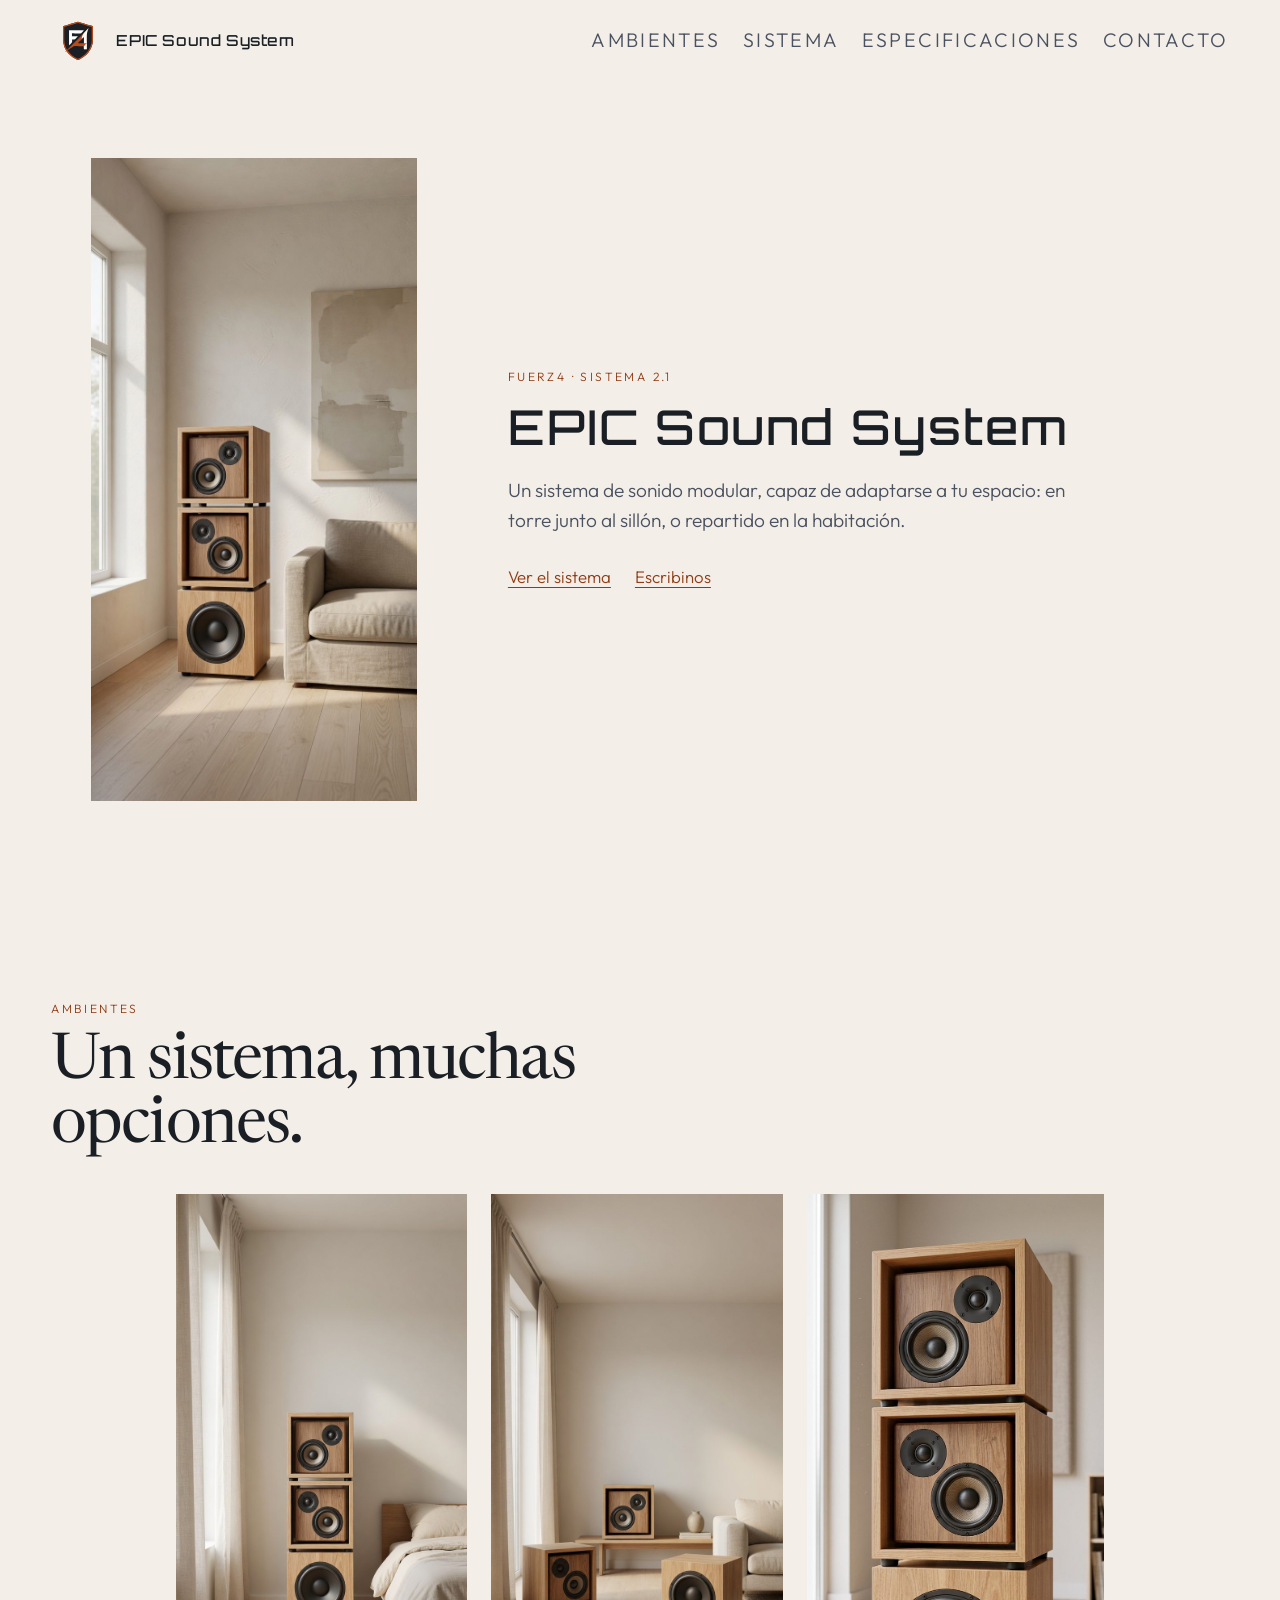
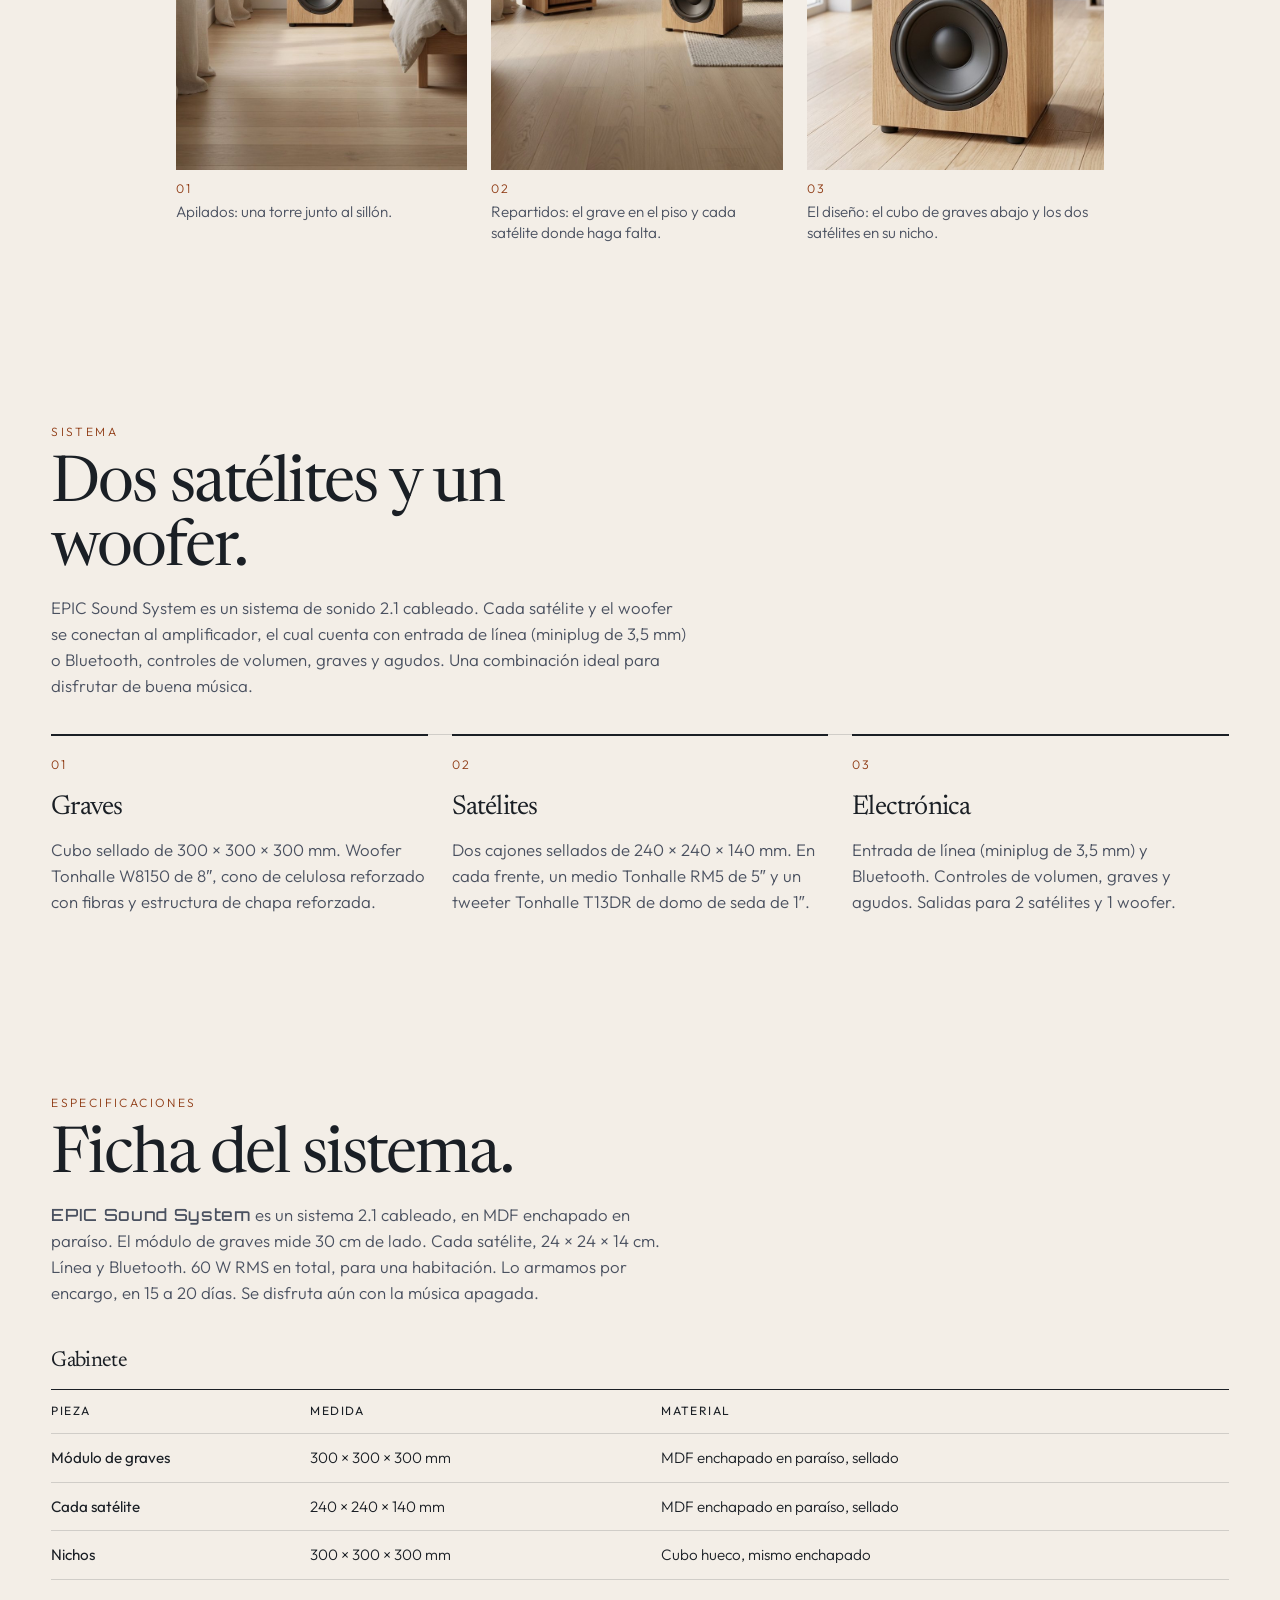
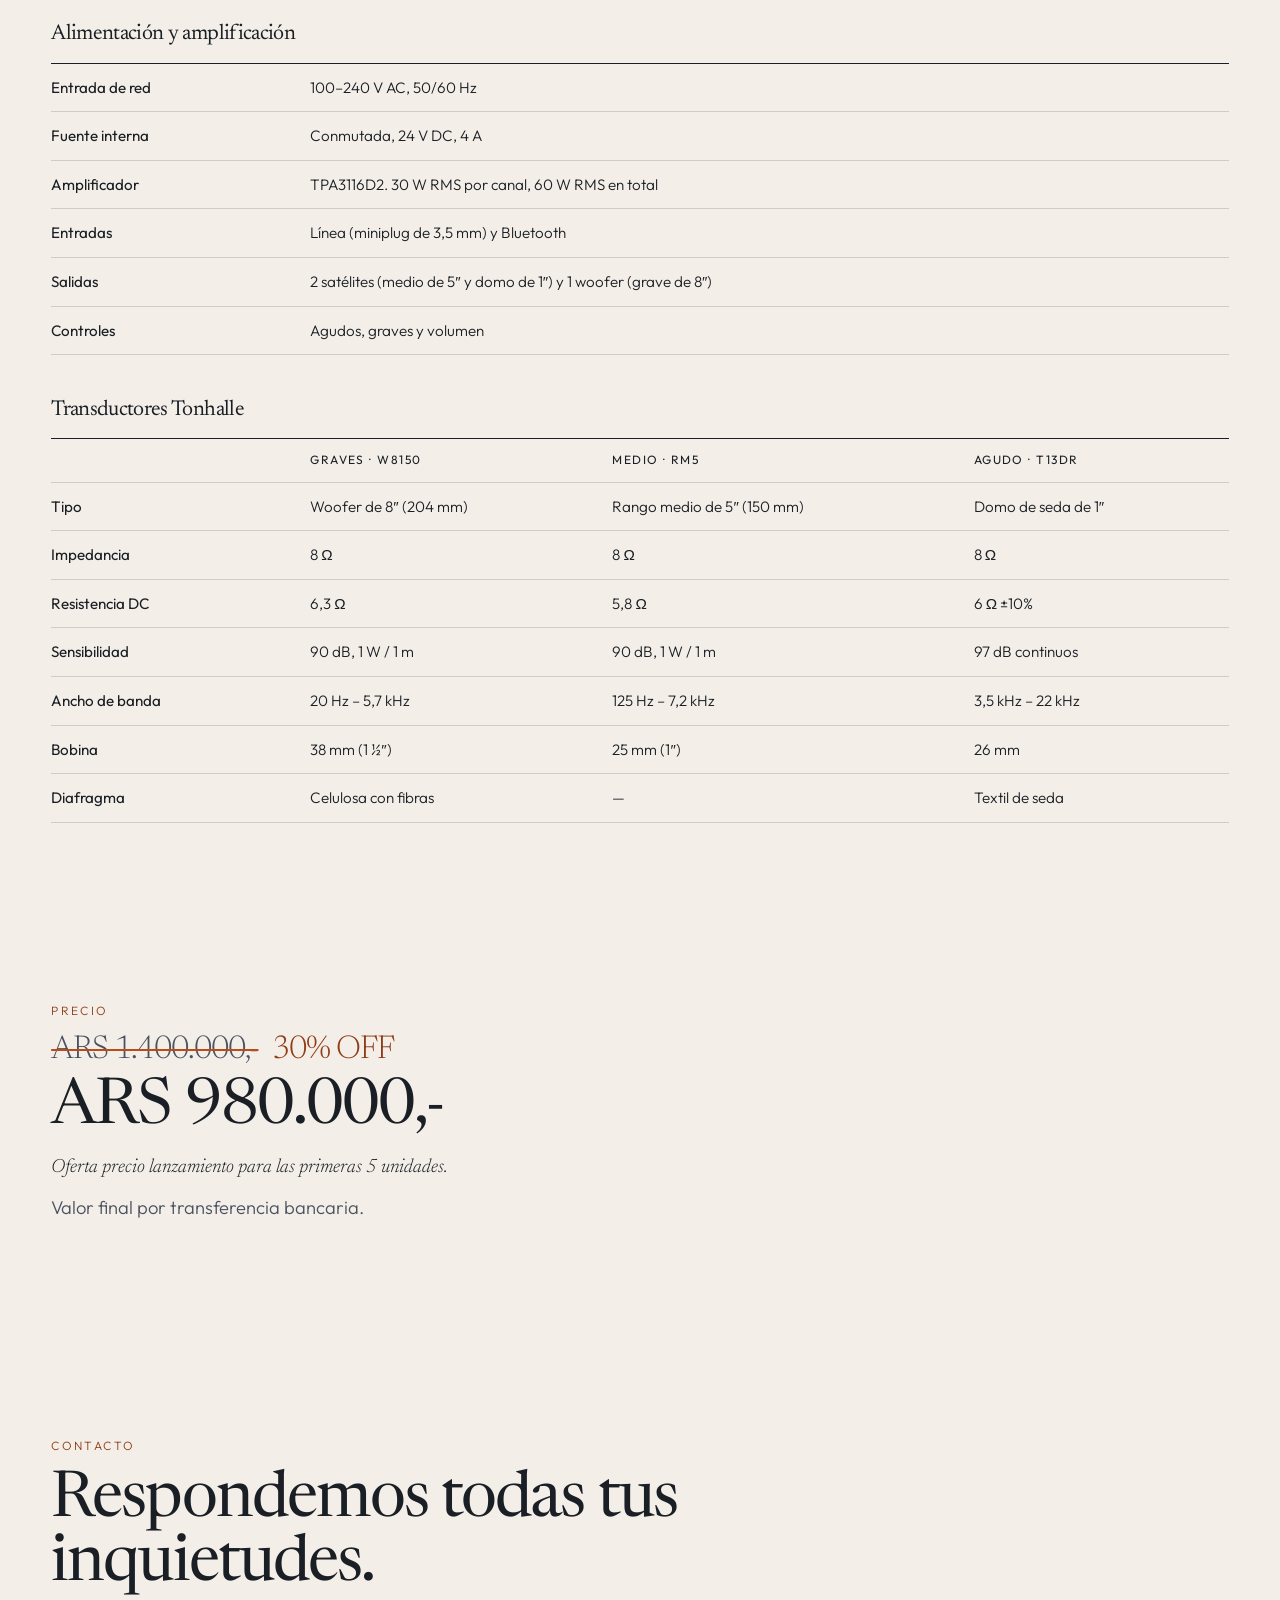
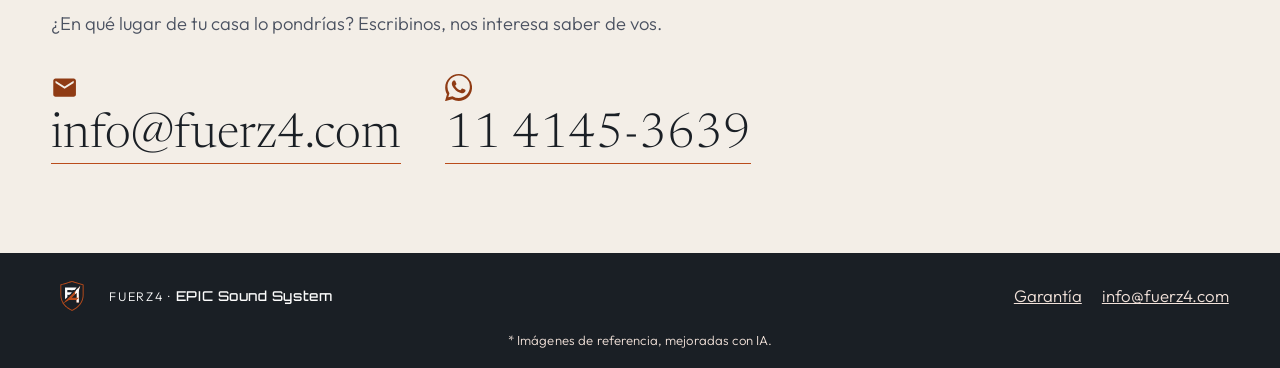
<file: index.html>
<!DOCTYPE html>
<html lang="es">
<head>
  <meta charset="utf-8">
  <meta name="viewport" content="width=device-width, initial-scale=1">
  <title>EPIC Sound System — Fuerz4</title>
  <meta name="description" content="EPIC Sound System es el sistema de sonido 2.1 de Fuerz4. Tres módulos de MDF enchapado en paraíso: un woofer de 8 pulgadas y dos satélites con medio de 5 pulgadas y domo de seda.">
  <link rel="canonical" href="https://epic.fuerz4.com/">
  <meta name="theme-color" content="#f3eee7">
  <meta property="og:title" content="EPIC Sound System — Fuerz4">
  <meta property="og:description" content="EPIC Sound System. Sistema de sonido 2.1. Tres cuerpos de paraíso, woofer de 8″ y dos satélites con domo de seda.">
  <meta property="og:type" content="website">
  <meta property="og:url" content="https://epic.fuerz4.com/">
  <meta property="og:image" content="https://epic.fuerz4.com/img/living.jpg">
  <meta property="og:locale" content="es_AR">
  <link rel="icon" href="img/logo.svg" type="image/svg+xml">
  <link rel="preconnect" href="https://fonts.googleapis.com">
  <link rel="preconnect" href="https://fonts.gstatic.com" crossorigin>
  <link href="https://fonts.googleapis.com/css2?family=Newsreader:ital,opsz,wght@0,6..72,400;0,6..72,500;1,6..72,400&family=Orbitron:wght@500&family=Outfit:wght@300;400;500&display=swap" rel="stylesheet">
  <link rel="stylesheet" href="css/styles.css?v=20261009b">
  <script type="application/ld+json">
  {
    "@context": "https://schema.org",
    "@type": "Product",
    "name": "EPIC Sound System",
    "brand": { "@type": "Brand", "name": "Fuerz4" },
    "category": "Sistema de sonido 2.1",
    "description": "Sistema 2.1 en tres módulos de MDF enchapado en paraíso, con woofer de 8 pulgadas y dos satélites de medio y domo de seda.",
    "url": "https://epic.fuerz4.com/",
    "image": "https://epic.fuerz4.com/img/living.jpg"
  }
  </script>
</head>
<body>
  <a class="skip" href="#contenido">Saltar al contenido</a>
  <header class="site-header">
    <a class="brand" href="#contenido">
      <img src="img/logo.svg" width="54" height="54" alt="">
      <span class="wordmark">EPIC Sound System</span>
    </a>
    <button class="nav-toggle" type="button" aria-expanded="false" aria-controls="menu">Menú</button>
    <nav id="menu" class="nav" aria-label="Secciones">
      <a href="#ambientes">Ambientes</a>
      <a href="#sistema">Sistema</a>
      <a href="#especificaciones">Especificaciones</a>
      <a href="#contacto">Contacto</a>
    </nav>
  </header>

  <main id="contenido">
    <section class="hero">
      <figure class="hero-media">
        <img src="img/living.jpg" width="720" height="1424" alt="Torre EPIC Sound System de tres módulos de paraíso junto a un sofá de lino, en un living con luz de mañana.">
      </figure>
      <div class="hero-copy">
        <p class="kicker">Fuerz4 · sistema 2.1</p>
        <h1 class="wordmark">EPIC Sound System</h1>
        <p class="lede">Un sistema de sonido modular, capaz de adaptarse a tu espacio: en torre junto al sillón, o repartido en la habitación.</p>
        <p class="hero-links">
          <a class="text-link" href="#sistema">Ver el sistema</a>
          <a class="text-link" href="#contacto">Escribinos</a>
        </p>
      </div>
    </section>

    <section id="ambientes" class="section">
      <div class="section-head">
        <p class="kicker">Ambientes</p>
        <h2>Un sistema, muchas opciones.</h2>
      </div>
      <div class="gallery">
        <figure>
          <button type="button" data-full="img/dormitorio.jpg" data-alt="Torre EPIC Sound System completa en un dormitorio de lino, junto a la cama." data-caption="Apilados: una torre junto al sillón.">
            <img src="img/dormitorio.jpg" width="720" height="1424" alt="Torre EPIC Sound System completa en un dormitorio de lino, junto a la cama.">
          </button>
          <figcaption><span>01</span> Apilados: una torre junto al sillón.</figcaption>
        </figure>
        <figure>
          <button type="button" data-full="img/repartidos.jpg" data-alt="Los tres cubos de EPIC Sound System separados en un living: el woofer en el piso y cada satélite en otro lugar de la habitación." data-caption="Repartidos: el grave en el piso y cada satélite donde haga falta.">
            <img src="img/repartidos.jpg" width="720" height="1424" alt="Los tres cubos de EPIC Sound System separados en un living: el woofer en el piso y cada satélite en otro lugar de la habitación.">
          </button>
          <figcaption><span>02</span> Repartidos: el grave en el piso y cada satélite donde haga falta.</figcaption>
        </figure>
        <figure>
          <button type="button" data-full="img/diseno.jpg" data-alt="Diseño de la torre EPIC Sound System: módulo de graves abajo y dos satélites enmarcados arriba." data-caption="El diseño: el cubo de graves abajo y los dos satélites en su nicho.">
            <img src="img/diseno.jpg" width="736" height="1427" alt="Diseño de la torre EPIC Sound System: módulo de graves abajo y dos satélites enmarcados arriba.">
          </button>
          <figcaption><span>03</span> El diseño: el cubo de graves abajo y los dos satélites en su nicho.</figcaption>
        </figure>
      </div>
    </section>

    <section id="sistema" class="section">
      <div class="section-head">
        <p class="kicker">Sistema</p>
        <h2>Dos satélites y un woofer.</h2>
        <p>EPIC Sound System es un sistema de sonido 2.1 cableado. Cada satélite y el woofer se conectan al amplificador, el cual cuenta con entrada de línea (miniplug de 3,5 mm) o Bluetooth, controles de volumen, graves y agudos. Una combinación ideal para disfrutar de buena música.</p>
      </div>
      <ol class="modules">
        <li>
          <p class="index">01</p>
          <h3>Graves</h3>
          <p>Cubo sellado de 300 × 300 × 300 mm. Woofer Tonhalle W8150 de 8″, cono de celulosa reforzado con fibras y estructura de chapa reforzada.</p>
        </li>
        <li>
          <p class="index">02</p>
          <h3>Satélites</h3>
          <p>Dos cajones sellados de 240 × 240 × 140 mm. En cada frente, un medio Tonhalle RM5 de 5″ y un tweeter Tonhalle T13DR de domo de seda de 1″.</p>
        </li>
        <li>
          <p class="index">03</p>
          <h3>Electrónica</h3>
          <p>Entrada de línea (miniplug de 3,5 mm) y Bluetooth. Controles de volumen, graves y agudos. Salidas para 2 satélites y 1 woofer.</p>
        </li>
      </ol>
    </section>

    <section id="especificaciones" class="section">
      <div class="section-head">
        <p class="kicker">Especificaciones</p>
        <h2>Ficha del sistema.</h2>
        <p><span class="wordmark">EPIC Sound System</span> es un sistema 2.1 cableado, en MDF enchapado en paraíso. El módulo de graves mide 30 cm de lado. Cada satélite, 24 × 24 × 14 cm. Línea y Bluetooth. 60 W RMS en total, para una habitación. Lo armamos por encargo, en 15 a 20 días. Se disfruta aún con la música apagada.</p>
      </div>

      <h3 class="table-title">Gabinete</h3>
      <div class="table-wrap">
        <table>
          <thead>
            <tr>
              <th scope="col">Pieza</th>
              <th scope="col">Medida</th>
              <th scope="col">Material</th>
            </tr>
          </thead>
          <tbody>
            <tr>
              <th scope="row">Módulo de graves</th>
              <td>300 × 300 × 300 mm</td>
              <td>MDF enchapado en paraíso, sellado</td>
            </tr>
            <tr>
              <th scope="row">Cada satélite</th>
              <td>240 × 240 × 140 mm</td>
              <td>MDF enchapado en paraíso, sellado</td>
            </tr>
            <tr>
              <th scope="row">Nichos</th>
              <td>300 × 300 × 300 mm</td>
              <td>Cubo hueco, mismo enchapado</td>
            </tr>
          </tbody>
        </table>
      </div>

      <h3 class="table-title">Alimentación y amplificación</h3>
      <div class="table-wrap">
        <table>
          <tbody>
            <tr>
              <th scope="row">Entrada de red</th>
              <td>100–240 V AC, 50/60 Hz</td>
            </tr>
            <tr>
              <th scope="row">Fuente interna</th>
              <td>Conmutada, 24 V DC, 4 A</td>
            </tr>
            <tr>
              <th scope="row">Amplificador</th>
              <td>TPA3116D2. 30 W RMS por canal, 60 W RMS en total</td>
            </tr>
            <tr>
              <th scope="row">Entradas</th>
              <td>Línea (miniplug de 3,5 mm) y Bluetooth</td>
            </tr>
            <tr>
              <th scope="row">Salidas</th>
              <td>2 satélites (medio de 5″ y domo de 1″) y 1 woofer (grave de 8″)</td>
            </tr>
            <tr>
              <th scope="row">Controles</th>
              <td>Agudos, graves y volumen</td>
            </tr>
          </tbody>
        </table>
      </div>

      <h3 class="table-title">Transductores Tonhalle</h3>
      <div class="table-wrap">
        <table>
          <thead>
            <tr>
              <th scope="col"></th>
              <th scope="col">Graves · W8150</th>
              <th scope="col">Medio · RM5</th>
              <th scope="col">Agudo · T13DR</th>
            </tr>
          </thead>
          <tbody>
            <tr>
              <th scope="row">Tipo</th>
              <td>Woofer de 8″ (204 mm)</td>
              <td>Rango medio de 5″ (150 mm)</td>
              <td>Domo de seda de 1″</td>
            </tr>
            <tr>
              <th scope="row">Impedancia</th>
              <td>8 Ω</td>
              <td>8 Ω</td>
              <td>8 Ω</td>
            </tr>
            <tr>
              <th scope="row">Resistencia DC</th>
              <td>6,3 Ω</td>
              <td>5,8 Ω</td>
              <td>6 Ω ±10%</td>
            </tr>
            <tr>
              <th scope="row">Sensibilidad</th>
              <td>90 dB, 1 W / 1 m</td>
              <td>90 dB, 1 W / 1 m</td>
              <td>97 dB continuos</td>
            </tr>
            <tr>
              <th scope="row">Ancho de banda</th>
              <td>20 Hz – 5,7 kHz</td>
              <td>125 Hz – 7,2 kHz</td>
              <td>3,5 kHz – 22 kHz</td>
            </tr>
            <tr>
              <th scope="row">Bobina</th>
              <td>38 mm (1 ½″)</td>
              <td>25 mm (1″)</td>
              <td>26 mm</td>
            </tr>
            <tr>
              <th scope="row">Diafragma</th>
              <td>Celulosa con fibras</td>
              <td>—</td>
              <td>Textil de seda</td>
            </tr>
          </tbody>
        </table>
      </div>
    </section>

    <section id="precio" class="section">
      <div class="section-head">
        <p class="kicker">Precio</p>
        <p class="price-was"><s>ARS 1.400.000,-</s> <span class="price-off">30% OFF</span></p>
        <h2>ARS 980.000,-</h2>
        <p class="price-offer">Oferta precio lanzamiento para las primeras 5 unidades.</p>
        <p class="fine">Valor final por transferencia bancaria.</p>
      </div>
    </section>

    <section id="contacto" class="section">
      <div class="section-head">
        <p class="kicker">Contacto</p>
        <h2>Respondemos todas tus inquietudes.</h2>
        <p class="fine">¿En qué lugar de tu casa lo pondrías? Escribinos, nos interesa saber de vos.</p>
      </div>
      <div class="contact-links">
        <a class="mail" href="mailto:info@fuerz4.com">
          <svg class="contact-icon" viewBox="0 0 24 24" aria-hidden="true" focusable="false"><path fill="currentColor" d="M20 4H4c-1.1 0-2 .9-2 2v12c0 1.1.9 2 2 2h16c1.1 0 2-.9 2-2V6c0-1.1-.9-2-2-2zm0 4-8 5L4 8V6l8 5 8-5v2z"/></svg>
          info@fuerz4.com
        </a>
        <a class="mail" href="https://wa.me/5491141453639?text=Quiero%20consultar%20por%20EPIC%20Sound%20System" target="_blank" rel="noopener noreferrer" aria-label="WhatsApp 11 4145-3639">
          <svg class="contact-icon" viewBox="0 0 24 24" aria-hidden="true" focusable="false"><path fill="currentColor" d="M20.52 3.48A11.8 11.8 0 0 0 12.06 0C5.5 0 .16 5.33.16 11.89c0 2.1.55 4.14 1.59 5.95L0 24l6.3-1.65a11.86 11.86 0 0 0 5.68 1.45h.01c6.55 0 11.89-5.34 11.89-11.9a11.82 11.82 0 0 0-3.36-8.42zM12.05 21.15h-.01a9.87 9.87 0 0 1-5.03-1.38l-.36-.21-3.74.98 1-3.65-.23-.37a9.86 9.86 0 0 1-1.51-5.26c0-5.45 4.44-9.88 9.89-9.88 2.64 0 5.12 1.03 6.99 2.9a9.82 9.82 0 0 1 2.89 6.99c-.01 5.45-4.44 9.88-9.89 9.88zm5.42-7.4c-.3-.15-1.76-.87-2.03-.97-.27-.1-.47-.15-.67.15-.2.3-.77.97-.94 1.16-.17.2-.35.22-.64.08-.3-.15-1.26-.46-2.39-1.48-.88-.79-1.48-1.76-1.65-2.06-.17-.3-.02-.46.13-.6.13-.14.3-.35.45-.52.15-.17.2-.3.3-.5.1-.2.05-.37-.02-.52-.08-.15-.67-1.61-.92-2.21-.24-.58-.49-.5-.67-.51h-.57c-.2 0-.52.07-.79.37-.27.3-1.04 1.02-1.04 2.48 0 1.46 1.07 2.88 1.21 3.07.15.2 2.1 3.2 5.08 4.49.71.31 1.26.49 1.69.63.71.23 1.36.19 1.87.12.57-.09 1.76-.72 2.01-1.41.25-.7.25-1.29.17-1.41-.07-.13-.27-.2-.57-.35z"/></svg>
          11 4145-3639
        </a>
      </div>
    </section>
  </main>

  <footer class="site-footer">
    <div class="footer-bar">
      <img src="img/logo-white.svg" width="42" height="42" alt="">
      <p>Fuerz4 · <span class="wordmark">EPIC Sound System</span></p>
      <nav class="footer-links" aria-label="Pie">
        <a href="garantia.html">Garantía</a>
        <a href="mailto:info@fuerz4.com">info@fuerz4.com</a>
      </nav>
    </div>
    <p class="footer-note">* Imágenes de referencia, mejoradas con IA.</p>
  </footer>

  <dialog class="lightbox" aria-label="Imagen ampliada">
    <form method="dialog">
      <button type="submit" class="close" aria-label="Cerrar">Cerrar</button>
    </form>
    <figure>
      <img alt="">
      <figcaption></figcaption>
    </figure>
  </dialog>
  <script src="js/main.js"></script>
</body>
</html>
</file>
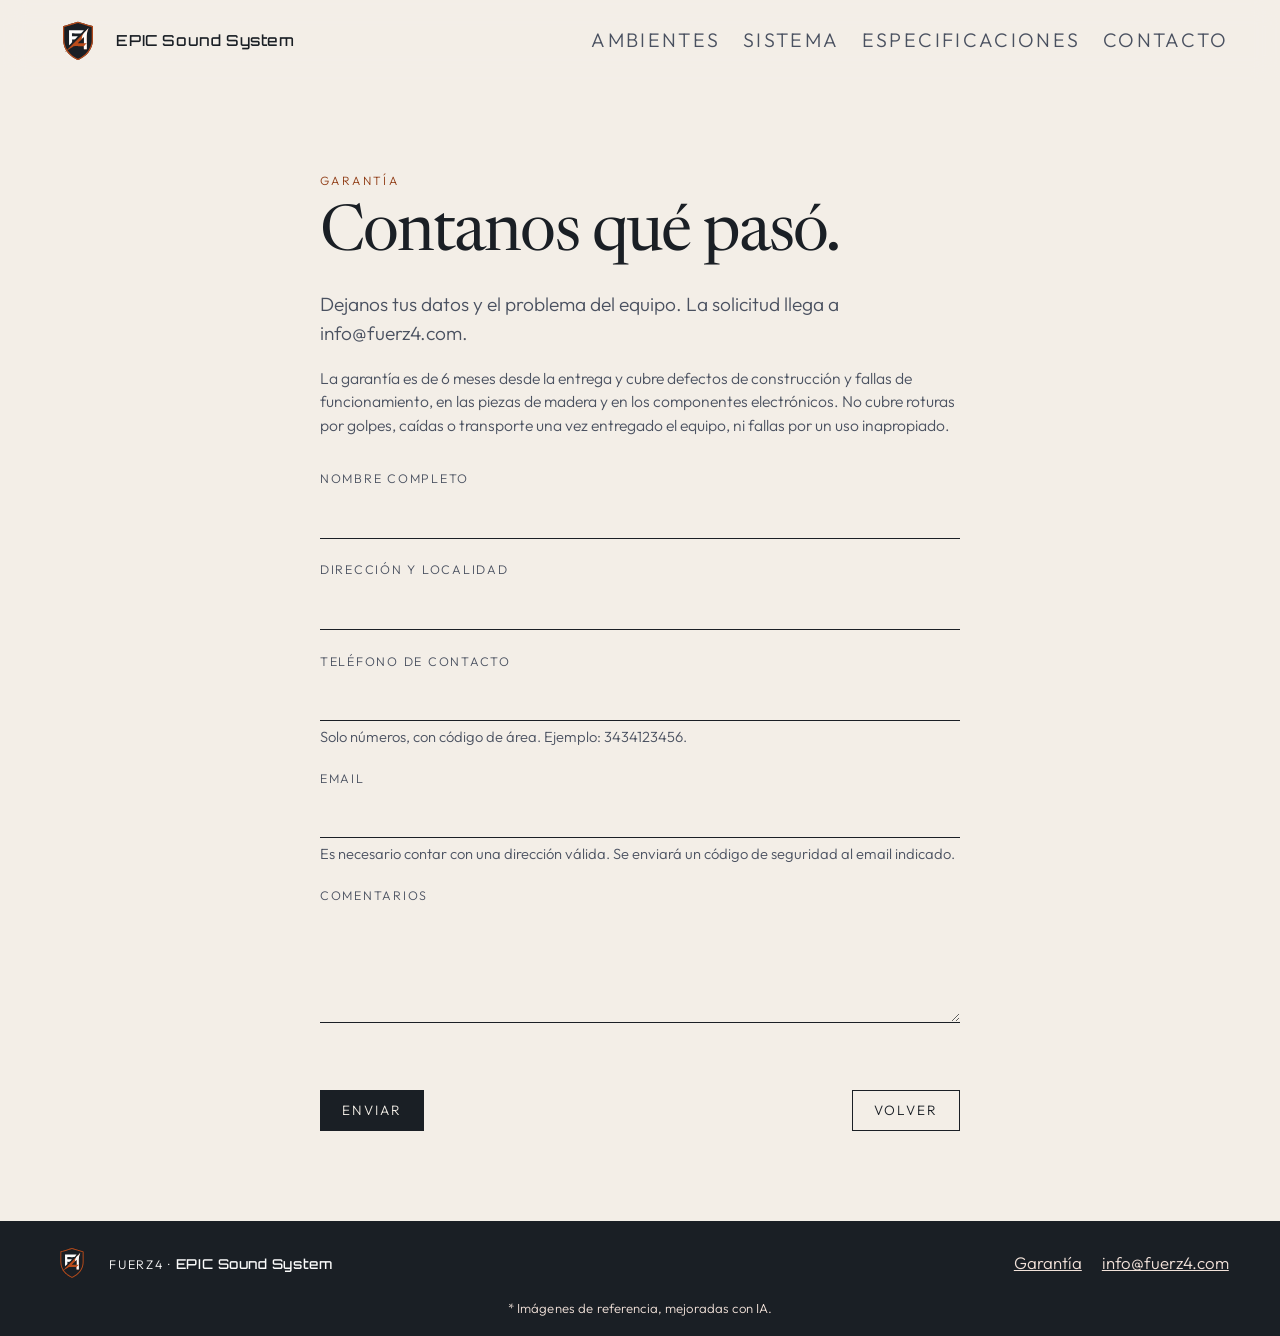
<file: garantia.html>
<!DOCTYPE html>
<html lang="es">
<head>
  <meta charset="utf-8">
  <meta name="viewport" content="width=device-width, initial-scale=1">
  <title>Garantía — EPIC Sound System</title>
  <meta name="description" content="Solicitá la garantía de EPIC Sound System. Dejanos tus datos y a la brevedad nos comunicamos.">
  <link rel="canonical" href="https://epic.fuerz4.com/garantia.html">
  <meta name="theme-color" content="#f3eee7">
  <meta name="referrer" content="origin">
  <link rel="icon" href="img/logo.svg" type="image/svg+xml">
  <link rel="preconnect" href="https://fonts.googleapis.com">
  <link rel="preconnect" href="https://fonts.gstatic.com" crossorigin>
  <link href="https://fonts.googleapis.com/css2?family=Newsreader:ital,opsz,wght@0,6..72,400;0,6..72,500;1,6..72,400&family=Orbitron:wght@500&family=Outfit:wght@300;400;500&display=swap" rel="stylesheet">
  <link rel="stylesheet" href="css/styles.css?v=20261009b">
</head>
<body>
  <a class="skip" href="#contenido">Saltar al contenido</a>
  <header class="site-header">
    <a class="brand" href="index.html">
      <img src="img/logo.svg" width="54" height="54" alt="">
      <span class="wordmark">EPIC Sound System</span>
    </a>
    <button class="nav-toggle" type="button" aria-expanded="false" aria-controls="menu">Menú</button>
    <nav id="menu" class="nav" aria-label="Secciones">
      <a href="index.html#ambientes">Ambientes</a>
      <a href="index.html#sistema">Sistema</a>
      <a href="index.html#especificaciones">Especificaciones</a>
      <a href="index.html#contacto">Contacto</a>
    </nav>
  </header>

  <main id="contenido">
    <section class="section claim">
      <p class="kicker">Garantía</p>
      <h1>Contanos qué pasó.</h1>
      <p class="lede">Dejanos tus datos y el problema del equipo. La solicitud llega a info@fuerz4.com.</p>
      <p class="coverage">La garantía es de 6 meses desde la entrega y cubre defectos de construcción y fallas de funcionamiento, en las piezas de madera y en los componentes electrónicos. No cubre roturas por golpes, caídas o transporte una vez entregado el equipo, ni fallas por un uso inapropiado.</p>
      <form class="claim-form" action="/api/garantia" method="post" novalidate>
        <input class="honey" type="text" name="_honey" tabindex="-1" autocomplete="off" aria-hidden="true">
        <label>
          Nombre completo
          <input id="nombre" name="Nombre completo" type="text" autocomplete="name" inputmode="text" autocapitalize="words" enterkeyhint="next" spellcheck="false" required maxlength="120">
        </label>
        <label>
          Dirección y localidad
          <input id="direccion" name="Dirección y localidad" type="text" autocomplete="street-address" inputmode="text" autocapitalize="words" enterkeyhint="next" required maxlength="200">
        </label>
        <label>
          Teléfono de contacto
          <input id="telefono" name="Teléfono" type="tel" autocomplete="tel" inputmode="numeric" autocapitalize="off" spellcheck="false" enterkeyhint="next" pattern="[0-9]{8,15}" minlength="8" maxlength="15" aria-describedby="telefono-ayuda" required>
          <span class="field-hint" id="telefono-ayuda">Solo números, con código de área. Ejemplo: 3434123456.</span>
        </label>
        <label>
          Email
          <input id="email" name="Email" type="email" autocomplete="email" inputmode="email" autocapitalize="none" autocorrect="off" spellcheck="false" enterkeyhint="next" pattern="[^@\s]+@[^@\s]+\.[^@\s]+" aria-describedby="email-ayuda" required maxlength="120">
          <span class="field-hint" id="email-ayuda">Es necesario contar con una dirección válida. Se enviará un código de seguridad al email indicado.</span>
        </label>
        <label>
          Comentarios
          <textarea id="comentarios" name="Comentarios" inputmode="text" autocapitalize="sentences" spellcheck="true" enterkeyhint="send" required maxlength="2000"></textarea>
        </label>
        <p class="form-status" role="status" aria-live="polite"></p>
        <div class="form-actions">
          <button class="send" type="submit">Enviar</button>
          <button class="back" type="button">Volver</button>
        </div>
      </form>
    </section>
  </main>

  <dialog class="verify" aria-labelledby="verify-title">
    <button type="button" class="close verify-close">Cerrar</button>
    <p class="kicker">Verificación</p>
    <h2 id="verify-title">Ingresá el código.</h2>
    <p class="verify-copy">Te enviamos un código de 8 dígitos a <span class="verify-mail"></span>.</p>
    <form class="verify-form">
      <label>
        Código
        <input id="codigo" name="codigo" type="text" inputmode="numeric" autocomplete="one-time-code" autocapitalize="off" spellcheck="false" enterkeyhint="done" maxlength="8" required>
      </label>
      <p class="form-status verify-status" role="status" aria-live="polite"></p>
      <button class="send" type="submit">Confirmar</button>
    </form>
  </dialog>

  <dialog class="verify done" aria-labelledby="done-title">
    <button type="button" class="close done-close">Cerrar</button>
    <p class="kicker">Garantía</p>
    <h2 id="done-title">Recibimos correctamente tu solicitud. A la brevedad nos pondremos en contacto.</h2>
  </dialog>

  <footer class="site-footer">
    <div class="footer-bar">
      <img src="img/logo-white.svg" width="42" height="42" alt="">
      <p>Fuerz4 · <span class="wordmark">EPIC Sound System</span></p>
      <nav class="footer-links" aria-label="Pie">
        <a href="garantia.html" aria-current="page">Garantía</a>
        <a href="mailto:info@fuerz4.com">info@fuerz4.com</a>
      </nav>
    </div>
    <p class="footer-note">* Imágenes de referencia, mejoradas con IA.</p>
  </footer>
  <script src="js/main.js"></script>
  <script src="js/garantia.js?v=20260929h"></script>
</body>
</html>
</file>
<file: css/styles.css>
:root {
  --paper: #f3eee7;
  --paper-deep: #e6dfd4;
  --ink: #1a1f25;
  --ink-soft: #4a5160;
  --line: rgba(26, 31, 37, 0.16);
  --orange: #ba4c1b;
  --orange-dark: #8f3b14;
  --white: #fcfcfc;
  --serif: "Newsreader", "Iowan Old Style", Palatino, Georgia, serif;
  --sans: "Outfit", "Avenir Next", "Segoe UI", sans-serif;
  --pad: clamp(1.25rem, 4vw, 3.5rem);
  --max: 1180px;
}

* { box-sizing: border-box; }

html { scroll-behavior: smooth; }

body {
  margin: 0;
  background: var(--paper);
  color: var(--ink);
  font-family: var(--sans);
  font-weight: 300;
  font-size: 1.05rem;
  line-height: 1.55;
}

img { max-width: 100%; }

a { color: inherit; }

.skip {
  position: absolute;
  left: 1rem;
  top: -4rem;
  background: var(--ink);
  color: var(--white);
  padding: 0.5rem 0.8rem;
  z-index: 20;
}

.skip:focus { top: 1rem; }

.site-header {
  position: sticky;
  top: 0;
  z-index: 10;
  display: flex;
  align-items: center;
  justify-content: space-between;
  gap: 1rem;
  padding: 0.85rem var(--pad);
  background: color-mix(in srgb, var(--paper) 88%, transparent);
  backdrop-filter: blur(12px);
  border-bottom: 1px solid transparent;
}

.wordmark {
  font-family: "Orbitron", var(--sans);
  font-weight: 500;
  letter-spacing: 0.04em;
  text-transform: none;
}

.brand {
  display: flex;
  align-items: center;
  gap: 0.7rem;
  text-decoration: none;
  font-family: "Orbitron", var(--sans);
  font-weight: 500;
  letter-spacing: 0.04em;
  font-size: clamp(0.68rem, 2.1vw, 0.95rem);
}

.brand img { display: block; width: 54px; height: 54px; }

.nav {
  display: flex;
  gap: 1.4rem;
}

.nav a {
  text-decoration: none;
  font-size: 1.23rem;
  letter-spacing: 0.12em;
  text-transform: uppercase;
  color: var(--ink-soft);
}

.nav a:hover,
.nav a:focus-visible { color: var(--orange-dark); }

.nav-toggle {
  display: none;
  border: 1px solid var(--line);
  background: transparent;
  color: var(--ink);
  font: inherit;
  letter-spacing: 0.12em;
  text-transform: uppercase;
  font-size: 1.125rem;
  padding: 0.45rem 0.7rem;
  cursor: pointer;
}

.hero,
.section {
  width: min(var(--max), calc(100% - var(--pad) * 2));
  margin-inline: auto;
}

.hero {
  display: grid;
  grid-template-columns: minmax(220px, 0.72fr) minmax(280px, 1.28fr);
  gap: clamp(1.5rem, 4vw, 4.5rem);
  align-items: center;
  min-height: calc(100vh - 4.5rem);
  padding: clamp(1.2rem, 3vw, 2.5rem) 0 clamp(2.5rem, 6vw, 4.5rem);
}

.hero-media {
  display: flex;
  justify-content: center;
}

.hero-media img {
  display: block;
  width: auto;
  max-width: 100%;
  max-height: min(82vh, 860px);
  height: auto;
  background: var(--paper-deep);
}

.kicker {
  margin: 0 0 0.8rem;
  font-size: 0.75rem;
  letter-spacing: 0.2em;
  text-transform: uppercase;
  color: var(--orange-dark);
}

h1, h2, h3 {
  font-family: var(--serif);
  font-weight: 400;
  letter-spacing: -0.03em;
}

h1 {
  margin: 0;
  font-family: "Orbitron", var(--sans);
  font-weight: 500;
  font-size: clamp(1.7rem, 4.2vw, 3rem);
  line-height: 1.12;
  letter-spacing: 0.03em;
  max-width: 12em;
}

h2 {
  margin: 0 0 0.8rem;
  font-size: clamp(2.3rem, 5vw, 4rem);
  line-height: 1;
}

h3 {
  margin: 0 0 0.45rem;
  font-size: 1.7rem;
}

.lede {
  max-width: 36rem;
  margin: 1.4rem 0 0;
  font-size: 1.2rem;
  color: var(--ink-soft);
}

.facts {
  display: flex;
  flex-wrap: wrap;
  gap: 0.5rem 1.2rem;
  margin: 1.6rem 0 0;
  padding: 0;
  list-style: none;
  font-size: 0.92rem;
}

.facts li {
  padding-top: 0.45rem;
  border-top: 1px solid var(--ink);
}

.hero-links {
  display: flex;
  gap: 1.5rem;
  margin: 1.8rem 0 0;
}

.text-link {
  color: var(--orange-dark);
  text-underline-offset: 0.25em;
}

.section { padding: clamp(3rem, 7vw, 6rem) 0; }

.section-head {
  max-width: 40rem;
  margin-bottom: 2.2rem;
}

.section-head p:last-child { margin: 0; color: var(--ink-soft); }

.gallery {
  display: flex;
  flex-wrap: wrap;
  justify-content: center;
  gap: 1.75rem 1.5rem;
  align-items: flex-start;
}

.gallery figure {
  display: table;
  margin: 0;
  width: max-content;
  max-width: 100%;
}

.gallery button {
  display: block;
  width: auto;
  max-width: 100%;
  padding: 0;
  border: 0;
  background: transparent;
  cursor: zoom-in;
}

.gallery img {
  display: block;
  width: auto;
  max-width: 100%;
  height: clamp(26rem, 68vh, 36rem);
  object-fit: contain;
  object-position: center;
}

.hero-media img { vertical-align: middle; }

.gallery figcaption {
  display: table-caption;
  caption-side: bottom;
  margin-top: 0.65rem;
  color: var(--ink-soft);
  font-size: 0.95rem;
  line-height: 1.35;
}

.gallery figcaption span {
  display: block;
  margin-bottom: 0.3rem;
  color: var(--orange-dark);
  font-size: 0.78rem;
  letter-spacing: 0.16em;
}

.modules {
  list-style: none;
  margin: 0;
  padding: 0;
  display: grid;
  grid-template-columns: repeat(3, 1fr);
  gap: 1.5rem;
  border-top: 1px solid var(--line);
}

.modules li {
  padding-top: 1.2rem;
  border-top: 2px solid var(--ink);
  margin-top: -1px;
}

.index {
  margin: 0 0 0.8rem;
  color: var(--orange-dark);
  letter-spacing: 0.16em;
  font-size: 0.78rem;
}

.modules p:last-child {
  margin: 0;
  color: var(--ink-soft);
}

.table-title {
  margin: 2.4rem 0 0.7rem;
  font-size: 1.35rem;
}

.table-wrap {
  overflow-x: auto;
  border-top: 1px solid var(--ink);
}

table {
  width: 100%;
  border-collapse: collapse;
  min-width: 36rem;
  font-size: 0.95rem;
}

th, td {
  text-align: left;
  vertical-align: top;
  padding: 0.75rem 1rem 0.75rem 0;
  border-bottom: 1px solid var(--line);
  font-weight: 300;
}

thead th {
  font-size: 0.75rem;
  letter-spacing: 0.12em;
  text-transform: uppercase;
  font-weight: 400;
}

tbody th { width: 22%; font-weight: 400; }

.note {
  margin: 0.8rem 0 0;
  max-width: 46rem;
  color: var(--ink-soft);
  font-size: 0.92rem;
}

.section-head p.fine {
  margin: 0.85rem 0 0;
  color: var(--ink-soft);
  font-size: 1.15rem;
}

.price-was {
  display: flex;
  flex-wrap: wrap;
  align-items: baseline;
  gap: 0.35rem 0.85rem;
  margin: 0 0 0.4rem;
  color: var(--ink-soft);
  font-family: var(--serif);
  font-size: clamp(1.45rem, 3vw, 2.05rem);
  letter-spacing: -0.03em;
  line-height: 1.1;
}

.price-was s {
  text-decoration-thickness: 0.06em;
  text-decoration-color: var(--orange);
}

.price-off {
  color: var(--orange-dark);
}

#precio h2 { margin-bottom: 0; }

.price-offer {
  margin: 0.95rem 0 0;
  max-width: 34rem;
  color: var(--ink);
  font-family: var(--serif);
  font-style: italic;
  font-size: 1.2rem;
  line-height: 1.35;
}

.contact-links {
  display: flex;
  flex-wrap: wrap;
  align-items: flex-end;
  gap: 1.5rem 2.75rem;
}

.contact-links .mail { margin-top: 0; }

.contact-icon {
  display: block;
  width: 1.7rem;
  height: 1.7rem;
  color: var(--orange-dark);
}

.coverage {
  margin: 1.1rem 0 0;
  color: var(--ink-soft);
  font-size: 0.98rem;
  line-height: 1.5;
}

.mail {
  display: inline-flex;
  flex-direction: column;
  align-items: flex-start;
  gap: 0.55rem;
  margin-top: 1rem;
  font-family: var(--serif);
  font-size: clamp(1.8rem, 4vw, 3rem);
  line-height: 1.1;
  text-decoration: none;
  border-bottom: 1px solid var(--orange);
}

.mail:hover,
.mail:focus-visible { color: var(--orange-dark); }

.claim {
  width: min(40rem, calc(100% - var(--pad) * 2));
}

.claim h1 {
  font-family: var(--serif);
  font-weight: 400;
  font-size: clamp(2.3rem, 5vw, 4rem);
  line-height: 1;
  letter-spacing: -0.03em;
  max-width: none;
}

.claim-form,
.verify-form {
  display: grid;
  gap: 1.35rem;
  margin-top: 2rem;
}

.claim-form label,
.verify-form label {
  display: grid;
  gap: 0.35rem;
  color: var(--ink-soft);
  font-size: 0.78rem;
  letter-spacing: 0.14em;
  text-transform: uppercase;
}

.claim-form input,
.claim-form textarea,
.verify-form input {
  width: 100%;
  border: 0;
  border-bottom: 1px solid var(--ink);
  border-radius: 0;
  background: transparent;
  color: var(--ink);
  font: inherit;
  font-size: 1.05rem;
  letter-spacing: 0;
  text-transform: none;
  padding: 0.55rem 0;
}

.claim-form textarea {
  min-height: 7rem;
  resize: vertical;
}

.field-hint {
  text-transform: none;
  letter-spacing: 0;
  font-size: 0.92rem;
  line-height: 1.4;
}

.claim-form input:focus,
.claim-form textarea:focus,
.verify-form input:focus {
  outline: none;
  border-bottom-color: var(--orange);
}

.verify {
  width: min(32rem, calc(100vw - 2rem));
  border: 0;
  padding: clamp(1.2rem, 3vw, 2rem);
  background: var(--paper);
  color: var(--ink);
}

.verify::backdrop { background: rgba(26, 31, 37, 0.72); }

.verify h2 {
  font-size: clamp(2.3rem, 5vw, 4rem);
}

.verify.done h2 {
  font-size: clamp(1.8rem, 4vw, 2.6rem);
  line-height: 1.15;
}

.verify-copy {
  margin: 0.8rem 0 0;
  color: var(--ink-soft);
}

.verify-copy span { color: var(--ink); }

.form-actions {
  display: flex;
  align-items: center;
  justify-content: space-between;
  gap: 0.75rem;
}

.send {
  justify-self: start;
  border: 0;
  background: var(--ink);
  color: var(--paper);
  font: inherit;
  letter-spacing: 0.14em;
  text-transform: uppercase;
  font-size: 0.85rem;
  line-height: 1;
  padding: 0.85rem 1.4rem;
  cursor: pointer;
}

.send:hover,
.send:focus-visible { background: var(--orange-dark); }

.send:disabled {
  cursor: wait;
  opacity: 0.65;
}

.back {
  border: 0;
  box-shadow: inset 0 0 0 1px var(--ink);
  background: var(--paper);
  color: var(--ink);
  font: inherit;
  letter-spacing: 0.14em;
  text-transform: uppercase;
  font-size: 0.85rem;
  line-height: 1;
  padding: 0.85rem 1.4rem;
  cursor: pointer;
}

.back:hover,
.back:focus-visible {
  background: var(--ink);
  color: var(--paper);
}

.form-status {
  margin: 0;
  min-height: 1.5rem;
  color: var(--ink);
}

.form-status.is-error { color: var(--orange-dark); }

.honey {
  position: absolute;
  left: -10000px;
  width: 1px;
  height: 1px;
  overflow: hidden;
}

.qr {
  margin: 0;
  width: max-content;
  justify-self: start;
  text-align: center;
}

.qr img {
  display: block;
  width: 148px;
  height: 148px;
  background: var(--white);
  padding: 8px;
}

.qr figcaption {
  margin-top: 0.4rem;
  font-size: 0.75rem;
  letter-spacing: 0.12em;
  text-transform: uppercase;
  color: var(--ink-soft);
}

.site-footer {
  display: flex;
  flex-direction: column;
  align-items: center;
  gap: 0.9rem;
  padding: 1.35rem var(--pad) 1.15rem;
  background: var(--ink);
  color: var(--white);
}

.footer-bar {
  display: flex;
  align-items: center;
  gap: 1rem;
  width: 100%;
}

.site-footer p { margin: 0; letter-spacing: 0.14em; text-transform: uppercase; font-size: 0.78rem; }

.site-footer .footer-note {
  letter-spacing: 0.01em;
  text-transform: none;
  text-align: center;
  font-size: 0.82rem;
  line-height: 1.4;
  color: #f2e2da;
}

.site-footer .wordmark {
  letter-spacing: 0.04em;
  font-size: 0.85rem;
}

.footer-links {
  display: flex;
  flex-wrap: wrap;
  gap: 0.35rem 1.25rem;
  margin-left: auto;
}

.footer-links a { color: #f2e2da; }

.lightbox {
  width: min(920px, calc(100vw - 2rem));
  border: 0;
  padding: 0.6rem;
  background: var(--paper);
  color: var(--ink);
}

.lightbox::backdrop { background: rgba(26, 31, 37, 0.72); }

.lightbox figure {
  margin: 0;
  display: flex;
  flex-direction: column;
  align-items: center;
}

.lightbox img {
  width: auto;
  max-width: 100%;
  max-height: 80vh;
  height: auto;
  object-fit: contain;
}

.lightbox figcaption {
  margin-top: 0.6rem;
  max-width: 32rem;
  text-align: center;
  font-size: 0.95rem;
  line-height: 1.4;
}

.close {
  border: 0;
  background: transparent;
  font: inherit;
  letter-spacing: 0.12em;
  text-transform: uppercase;
  font-size: 0.75rem;
  cursor: pointer;
  margin-bottom: 0.4rem;
}

:focus-visible {
  outline: 2px solid var(--orange);
  outline-offset: 3px;
}

@media (max-width: 1140px) {
  .nav-toggle { display: inline-flex; }

  .nav {
    display: none;
    position: absolute;
    top: 100%;
    left: 0;
    right: 0;
    flex-direction: column;
    gap: 0;
    padding: 0.4rem var(--pad) 1rem;
    background: var(--paper);
    border-bottom: 1px solid var(--line);
  }

  .nav.is-open { display: flex; }

  .nav a { padding: 0.7rem 0; border-top: 1px solid var(--line); }
}

@media (max-width: 860px) {
  .hero,
  .modules { grid-template-columns: 1fr; display: grid; }

  .gallery {
    flex-direction: column;
    align-items: center;
  }

  .hero { min-height: 0; }

  .hero-media img { max-height: 68vh; }

  .footer-bar { flex-wrap: wrap; }

  .footer-links { margin-left: 0; }

  tbody th { width: auto; }
}

@media (prefers-reduced-motion: reduce) {
  html { scroll-behavior: auto; }
}
</file>
